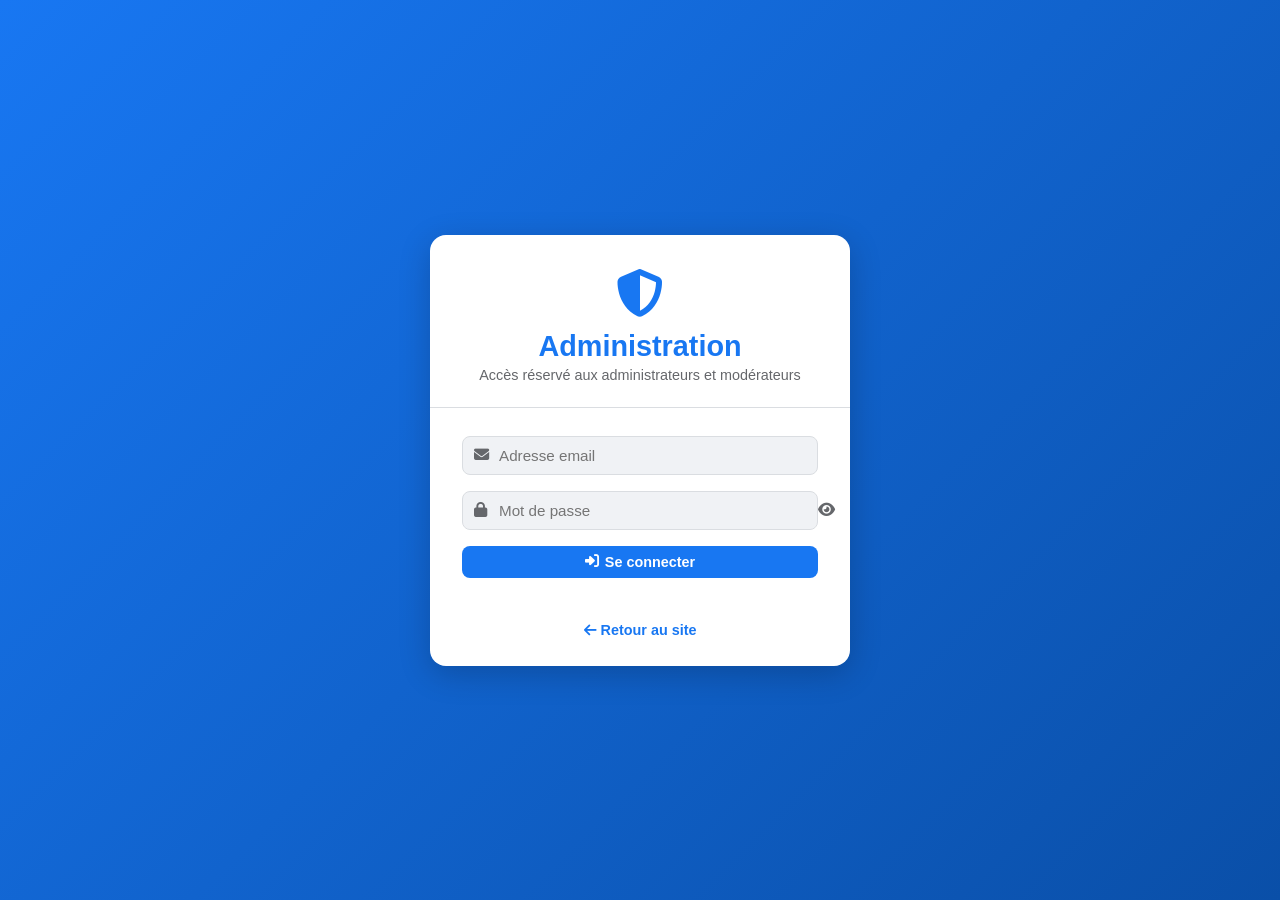
<file: reseau_social/vues/back-office/login.html>
<!DOCTYPE html>
<html lang="fr">
<head>
    <meta charset="UTF-8">
    <meta name="viewport" content="width=device-width, initial-scale=1.0">
    <title>Administration — MonRéseau</title>
    <link rel="stylesheet" href="../../assets/css/style.css">
    <link rel="stylesheet" href="../../assets/css/auth.css">
    <link rel="stylesheet" href="../../assets/css/admin.css">
    <link rel="stylesheet" href="https://cdnjs.cloudflare.com/ajax/libs/font-awesome/6.5.0/css/all.min.css">
</head>
<body>

<div id="auth-container">
    <div class="auth-box">
        <div class="auth-header">
            <div class="logo-icon"><i class="fa-solid fa-shield-halved"></i></div>
            <h1>Administration</h1>
            <p>Accès réservé aux administrateurs et modérateurs</p>
        </div>
        <div class="auth-body">
            <div id="auth-alert"></div>
            <div class="form-group input-icon">
                <i class="fa-solid fa-envelope"></i>
                <input type="email" id="admin-email" class="form-control" placeholder="Adresse email">
            </div>
            <div class="form-group input-icon">
                <i class="fa-solid fa-lock"></i>
                <input type="password" id="admin-mdp" class="form-control" placeholder="Mot de passe"
                       onkeypress="if(event.key==='Enter') handleAdminLogin()">
                <button class="toggle-password" onclick="toggleAdminPassword()">
                    <i class="fa-solid fa-eye" id="eye-icon"></i>
                </button>
            </div>
            <button id="btn-admin-login" class="btn btn-primary btn-full" onclick="handleAdminLogin()">
                <i class="fa-solid fa-right-to-bracket"></i> Se connecter
            </button>
        </div>
        <div class="auth-footer">
            <a href="../../index.html">
                <i class="fa-solid fa-arrow-left"></i> Retour au site
            </a>
        </div>
    </div>
</div>

<script src="../../assets/js/config.js"></script>
<script src="../../assets/js/utils.js"></script>
<script>
    // Redirige vers le dashboard si déjà connecté en admin
    if (Session.isLoggedIn()) {
        const user = Session.getUser();
        if (user && ['administrateur', 'moderateur'].includes(user.role)) {
            window.location.href = 'dashboard.html';
        }
    }

    async function handleAdminLogin() {
        const email = document.getElementById('admin-email').value.trim();
        const mdp   = document.getElementById('admin-mdp').value;
        const alert = document.getElementById('auth-alert');

        if (!email || !mdp) {
            alert.innerHTML = `<div class="auth-alert error"><i class="fa-solid fa-circle-xmark"></i> Tous les champs sont obligatoires.</div>`;
            return;
        }

        const btn = document.getElementById('btn-admin-login');
        btn.disabled   = true;
        btn.innerHTML  = '<i class="fa-solid fa-spinner fa-spin"></i> Connexion...';

        const res = await apiRequest('/auth/login.php', 'POST', { email, mot_de_passe: mdp });

        btn.disabled  = false;
        btn.innerHTML = '<i class="fa-solid fa-right-to-bracket"></i> Se connecter';

        if (!res.success) {
            alert.innerHTML = `<div class="auth-alert error"><i class="fa-solid fa-circle-xmark"></i> ${res.message}</div>`;
            return;
        }

        // Vérifie le rôle
        if (!['administrateur', 'moderateur'].includes(res.data.user.role)) {
            alert.innerHTML = `<div class="auth-alert error"><i class="fa-solid fa-circle-xmark"></i> Accès refusé. Droits insuffisants.</div>`;
            return;
        }

        Session.set(res.data.user, res.data.token);
        window.location.href = 'dashboard.html';
    }

    function toggleAdminPassword() {
        const input = document.getElementById('admin-mdp');
        const icon  = document.getElementById('eye-icon');
        if (input.type === 'password') {
            input.type = 'text';
            icon.classList.replace('fa-eye', 'fa-eye-slash');
        } else {
            input.type = 'password';
            icon.classList.replace('fa-eye-slash', 'fa-eye');
        }
    }
</script>
</body>
</html>
</file>
<file: reseau_social/assets/css/style.css>
/* ============================================================
   STYLE.CSS - Styles principaux du réseau social
   ============================================================ */

/* --- Variables CSS --- */
:root {
    --primary: #1877f2;
    --primary-dark: #166fe5;
    --primary-light: #e7f0fd;
    --secondary: #42b72a;
    --danger: #e74c3c;
    --warning: #f39c12;
    --bg: #f0f2f5;
    --white: #ffffff;
    --text: #1c1e21;
    --text-muted: #65676b;
    --border: #dadde1;
    --shadow: 0 1px 2px rgba(0,0,0,0.1);
    --shadow-md: 0 2px 8px rgba(0,0,0,0.15);
    --radius: 8px;
    --radius-lg: 12px;
    --navbar-h: 56px;
    --font: -apple-system, BlinkMacSystemFont, 'Segoe UI', Roboto, sans-serif;
}

/* --- Reset --- */
*, *::before, *::after { box-sizing: border-box; margin: 0; padding: 0; }
body { font-family: var(--font); background: var(--bg); color: var(--text); min-height: 100vh; }
#app { min-height: 100vh; width: 100%; }
#auth-container { width: 100%; min-height: 100vh; display: flex; align-items: center; justify-content: center; }
a { text-decoration: none; color: inherit; }
button { cursor: pointer; border: none; background: none; font-family: var(--font); }
img { max-width: 100%; }
input, textarea, select { font-family: var(--font); }

/* ============================================================
   LOADING SCREEN
============================================================ */
#loading-screen {
    position: fixed; inset: 0;
    background: var(--white);
    display: flex; align-items: center; justify-content: center;
    z-index: 9999;
}
.loader-container { text-align: center; }
.loader {
    width: 48px; height: 48px;
    border: 4px solid var(--border);
    border-top-color: var(--primary);
    border-radius: 50%;
    animation: spin 0.8s linear infinite;
    margin: 0 auto 12px;
}
@keyframes spin { to { transform: rotate(360deg); } }

/* ============================================================
   NAVBAR
============================================================ */
#navbar {
    position: fixed; top: 0; left: 0; right: 0;
    height: var(--navbar-h);
    background: var(--white);
    box-shadow: var(--shadow);
    display: grid;
    grid-template-columns: 1fr auto 1fr;
    align-items: center;
    padding: 0 16px;
    z-index: 1000;
}

.nav-left { display: flex; align-items: center; gap: 8px; min-width: 0; }
.nav-center { display: flex; align-items: center; gap: 4px; justify-self: center; }
.nav-right { display: flex; align-items: center; gap: 8px; justify-content: flex-end; position: relative; }

.logo {
    display: flex; align-items: center; gap: 6px;
    font-size: 1.5rem; font-weight: 700; color: var(--primary);
}
.logo i { font-size: 1.8rem; }

.search-bar {
    background: var(--bg);
    border-radius: 20px;
    padding: 8px 14px;
    display: flex; align-items: center; gap: 8px;
    max-width: 240px;
}
.search-bar i { color: var(--text-muted); }
.search-bar input {
    border: none; background: none; outline: none;
    font-size: 0.9rem; width: 180px;
}

.nav-btn {
    width: 48px; height: 48px;
    border-radius: var(--radius);
    display: flex; align-items: center; justify-content: center;
    position: relative;
    font-size: 1.2rem;
    color: var(--text-muted);
    transition: background 0.2s;
}
.nav-btn:hover { background: var(--bg); color: var(--primary); }
.nav-btn.active { color: var(--primary); }
.nav-btn .badge {
    position: absolute; top: 4px; right: 4px;
    background: var(--danger);
    color: white; font-size: 0.65rem; font-weight: 700;
    border-radius: 10px; padding: 2px 5px;
    min-width: 16px; text-align: center;
}

.user-menu {
    display: flex; align-items: center; gap: 8px;
    padding: 6px 10px; border-radius: var(--radius);
    cursor: pointer; font-weight: 600; font-size: 0.9rem;
    transition: background 0.2s;
}
.user-menu:hover { background: var(--bg); }
.nav-avatar { width: 36px; height: 36px; border-radius: 50%; object-fit: cover; }

.dropdown-menu {
    position: absolute; top: calc(100% + 8px); right: 0;
    background: var(--white);
    border-radius: var(--radius-lg);
    box-shadow: var(--shadow-md);
    border: 1px solid var(--border);
    min-width: 200px; padding: 8px;
    z-index: 999;
}
.dropdown-menu a {
    display: flex; align-items: center; gap: 10px;
    padding: 10px 12px; border-radius: var(--radius);
    font-size: 0.9rem; color: var(--text);
    transition: background 0.2s;
}
.dropdown-menu a:hover { background: var(--bg); }
.dropdown-menu hr { margin: 6px 0; border: none; border-top: 1px solid var(--border); }
.dropdown-menu .logout-btn { color: var(--danger); }

/* ============================================================
   PAGE CONTENT
============================================================ */
#page-content {
    margin-top: var(--navbar-h);
    min-height: calc(100vh - var(--navbar-h));
    padding: 16px;
}

/* ============================================================
   CARDS
============================================================ */
.card {
    background: var(--white);
    border-radius: var(--radius-lg);
    box-shadow: var(--shadow);
    border: 1px solid var(--border);
    margin-bottom: 16px;
    overflow: hidden;
}
.card-header {
    padding: 12px 16px;
    border-bottom: 1px solid var(--border);
    font-weight: 600;
}
.card-body { padding: 16px; }

/* ============================================================
   BOUTONS
============================================================ */
.btn {
    display: inline-flex; align-items: center; justify-content: center; gap: 6px;
    padding: 8px 16px;
    border-radius: var(--radius);
    font-size: 0.9rem; font-weight: 600;
    transition: all 0.2s;
    border: none; cursor: pointer;
}
.btn-primary { background: var(--primary); color: white; }
.btn-primary:hover { background: var(--primary-dark); }
.btn-secondary { background: var(--bg); color: var(--text); }
.btn-secondary:hover { background: var(--border); }
.btn-success { background: var(--secondary); color: white; }
.btn-danger { background: var(--danger); color: white; }
.btn-sm { padding: 6px 12px; font-size: 0.82rem; }
.btn-full { width: 100%; }
.btn:disabled { opacity: 0.6; cursor: not-allowed; }

/* ============================================================
   FORMULAIRES
============================================================ */
.form-group { margin-bottom: 16px; }
.form-group label { display: block; font-weight: 600; margin-bottom: 6px; font-size: 0.9rem; }
.form-control {
    width: 100%; padding: 10px 14px;
    border: 1px solid var(--border);
    border-radius: var(--radius);
    font-size: 0.95rem;
    outline: none;
    transition: border-color 0.2s;
}
.form-control:focus { border-color: var(--primary); box-shadow: 0 0 0 2px var(--primary-light); }
.form-error { color: var(--danger); font-size: 0.82rem; margin-top: 4px; }

/* ============================================================
   AVATAR
============================================================ */
.avatar {
    border-radius: 50%; object-fit: cover;
    flex-shrink: 0;
}
.avatar-sm { width: 32px; height: 32px; }
.avatar-md { width: 40px; height: 40px; }
.avatar-lg { width: 56px; height: 56px; }
.avatar-xl { width: 80px; height: 80px; }
.avatar-xxl { width: 120px; height: 120px; }

/* ============================================================
   TOAST NOTIFICATIONS
============================================================ */
.toast {
    position: fixed; bottom: 24px; left: 50%; transform: translateX(-50%) translateY(100px);
    background: var(--text); color: white;
    padding: 12px 20px; border-radius: 24px;
    display: flex; align-items: center; gap: 8px;
    font-size: 0.9rem; font-weight: 500;
    z-index: 9999;
    transition: transform 0.3s ease;
    box-shadow: var(--shadow-md);
}
.toast.show { transform: translateX(-50%) translateY(0); }
.toast-success { background: #2ecc71; }
.toast-error { background: var(--danger); }
.toast-warning { background: var(--warning); }
.toast-info { background: var(--primary); }

/* ============================================================
   NOTIFICATIONS PANEL
============================================================ */
#notifications-panel {
    position: fixed; top: calc(var(--navbar-h) + 8px); right: 16px;
    width: 360px; max-height: 500px;
    background: var(--white);
    border-radius: var(--radius-lg);
    box-shadow: var(--shadow-md);
    border: 1px solid var(--border);
    overflow-y: auto;
    z-index: 999;
}
.notif-header {
    display: flex; align-items: center; justify-content: space-between;
    padding: 14px 16px;
    border-bottom: 1px solid var(--border);
    position: sticky; top: 0; background: var(--white);
}
.notif-header h3 { font-size: 1.1rem; }
.notif-header button { font-size: 0.82rem; color: var(--primary); font-weight: 600; }
.notif-item {
    display: flex; align-items: flex-start; gap: 10px;
    padding: 12px 16px;
    border-bottom: 1px solid var(--border);
    transition: background 0.2s;
    cursor: pointer;
}
.notif-item:hover { background: var(--bg); }
.notif-item.unread { background: var(--primary-light); }
.notif-item p { font-size: 0.88rem; line-height: 1.4; }
.notif-item span { font-size: 0.78rem; color: var(--text-muted); }

/* ============================================================
   LAYOUT GRILLE (Feed)
============================================================ */
.feed-layout {
    max-width: 1100px; margin: 0 auto;
    display: grid;
    grid-template-columns: 280px 1fr 280px;
    gap: 16px;
}
.feed-sidebar-left, .feed-sidebar-right { position: sticky; top: calc(var(--navbar-h) + 16px); }

@media (max-width: 1024px) {
    .feed-layout { grid-template-columns: 1fr; }
    .feed-sidebar-left, .feed-sidebar-right { display: none; }
}

/* ============================================================
   RESPONSIVE
============================================================ */
@media (max-width: 768px) {
    .logo span { display: none; }
    .search-bar { display: none; }
    #page-content { padding: 8px; }
}
</file>
<file: reseau_social/assets/css/auth.css>
/* ============================================================
   AUTH.CSS — Styles de la page d'authentification
   ============================================================ */

html, body {
    margin: 0;
    padding: 0;
    width: 100%;
    height: 100%;
}

#app {
    width: 100%;
    height: 100%;
}

#auth-container {
    position: fixed;
    top: 0;
    left: 0;
    width: 100%;
    height: 100%;
    display: flex;
    align-items: center;
    justify-content: center;
    background: linear-gradient(135deg, #1877f2 0%, #0a4fa8 100%);
    padding: 20px;
    box-sizing: border-box;
    z-index: 9999;
}

.auth-box {
    background: #ffffff;
    border-radius: 16px;
    box-shadow: 0 8px 32px rgba(0,0,0,0.2);
    width: 100%;
    max-width: 420px;
    overflow: hidden;
    animation: slideUp 0.3s ease;
}

/* Logo / en-tête */
.auth-header {
    text-align: center;
    padding: 32px 32px 24px;
    border-bottom: 1px solid #dadde1;
}
.auth-header .logo-icon {
    font-size: 3rem;
    color: #1877f2;
    margin-bottom: 8px;
}
.auth-header h1 {
    font-size: 1.8rem;
    font-weight: 700;
    color: #1877f2;
    margin-bottom: 4px;
}
.auth-header p {
    color: #65676b;
    font-size: 0.9rem;
}

/* Corps du formulaire */
.auth-body { padding: 28px 32px; }

.auth-body .form-control {
    background: #f0f2f5;
    border: 1.5px solid #dadde1;
}
.auth-body .form-control:focus {
    background: #ffffff;
    border-color: #1877f2;
}

/* Lien mot de passe oublié */
.forgot-link {
    display: block;
    text-align: right;
    font-size: 0.85rem;
    color: #1877f2;
    margin-top: -8px;
    margin-bottom: 16px;
    font-weight: 500;
    cursor: pointer;
}
.forgot-link:hover { text-decoration: underline; }

/* Séparateur */
.auth-divider {
    display: flex;
    align-items: center;
    gap: 12px;
    margin: 20px 0;
    color: #65676b;
    font-size: 0.85rem;
}
.auth-divider::before,
.auth-divider::after {
    content: '';
    flex: 1;
    height: 1px;
    background: #dadde1;
}

/* Pied du formulaire */
.auth-footer {
    text-align: center;
    padding: 16px 32px 28px;
    font-size: 0.9rem;
    color: #65676b;
}
.auth-footer a {
    color: #1877f2;
    font-weight: 600;
    cursor: pointer;
}
.auth-footer a:hover { text-decoration: underline; }

/* Messages d'alerte */
.auth-alert {
    padding: 12px 16px;
    border-radius: 8px;
    margin-bottom: 16px;
    font-size: 0.88rem;
    font-weight: 500;
    display: flex;
    align-items: center;
    gap: 8px;
}
.auth-alert.error   { background: #fdecea; color: #e74c3c; border: 1px solid #f5c6c4; }
.auth-alert.success { background: #eafaf1; color: #27ae60; border: 1px solid #a9dfbf; }
.auth-alert.info    { background: #e7f0fd; color: #1877f2; border: 1px solid #b3d0f7; }

/* Input avec icône */
.input-icon { position: relative; }
.input-icon i {
    position: absolute;
    left: 12px;
    top: 50%;
    transform: translateY(-50%);
    color: #65676b;
    font-size: 0.95rem;
}
.input-icon .form-control { padding-left: 36px; }

/* Toggle visibilité mot de passe */
.toggle-password {
    position: absolute;
    right: 12px;
    top: 50%;
    transform: translateY(-50%);
    color: #65676b;
    cursor: pointer;
    font-size: 0.95rem;
    background: none;
    border: none;
    padding: 0;
}
.toggle-password:hover { color: #1877f2; }

/* Animation */
@keyframes slideUp {
    from { opacity: 0; transform: translateY(20px); }
    to   { opacity: 1; transform: translateY(0); }
}

/* Responsive */
@media (max-width: 480px) {
    .auth-body, .auth-footer { padding-left: 20px; padding-right: 20px; }
    .auth-header { padding-left: 20px; padding-right: 20px; }
}
</file>
<file: reseau_social/assets/css/admin.css>
/* ============================================================
   ADMIN.CSS — Styles du back-office
   ============================================================ */

.admin-body { background: #f0f2f5; margin: 0; }

/* ============================================================
   LAYOUT
============================================================ */
.admin-layout {
    display: grid;
    grid-template-columns: 240px 1fr;
    min-height: 100vh;
}

/* ============================================================
   SIDEBAR
============================================================ */
.admin-sidebar {
    background: #1c1e21;
    color: white;
    display: flex;
    flex-direction: column;
    position: fixed;
    top: 0; left: 0;
    width: 240px;
    height: 100vh;
    z-index: 100;
}

.admin-logo {
    display: flex;
    align-items: center;
    gap: 10px;
    padding: 20px 16px;
    border-bottom: 1px solid #3a3b3c;
    font-size: 1.1rem;
    font-weight: 700;
    color: var(--primary);
}
.admin-logo i    { font-size: 1.4rem; }
.admin-logo span { flex: 1; }
.admin-logo small {
    background: var(--primary);
    color: white;
    font-size: 0.65rem;
    padding: 2px 6px;
    border-radius: 4px;
    font-weight: 600;
}

.admin-nav {
    flex: 1;
    padding: 12px 8px;
    display: flex;
    flex-direction: column;
    gap: 4px;
}

.admin-nav-item {
    display: flex;
    align-items: center;
    gap: 10px;
    padding: 10px 12px;
    border-radius: var(--radius);
    color: #b0b3b8;
    font-size: 0.9rem;
    transition: all 0.2s;
    text-decoration: none;
}
.admin-nav-item:hover  { background: #3a3b3c; color: white; }
.admin-nav-item.active { background: var(--primary); color: white; }
.admin-nav-item i      { width: 18px; text-align: center; }

.admin-sidebar-footer {
    display: flex;
    align-items: center;
    gap: 10px;
    padding: 16px;
    border-top: 1px solid #3a3b3c;
}
.admin-sidebar-footer strong { display: block; font-size: 0.88rem; color: white; }
.admin-sidebar-footer small  { font-size: 0.75rem; color: #b0b3b8; }
.admin-sidebar-footer button {
    margin-left: auto;
    color: #b0b3b8;
    font-size: 1rem;
    transition: color 0.2s;
}
.admin-sidebar-footer button:hover { color: var(--danger); }

/* ============================================================
   MAIN CONTENT
============================================================ */
.admin-main {
    margin-left: 240px;
    padding: 24px;
    min-height: 100vh;
}

.admin-topbar {
    display: flex;
    align-items: center;
    justify-content: space-between;
    margin-bottom: 24px;
}
.admin-topbar h1      { font-size: 1.5rem; }
.admin-topbar-right   { color: var(--text-muted); font-size: 0.88rem; text-transform: capitalize; }

/* Sections */
.admin-section { display: none; }
.admin-section.active { display: block; }

/* ============================================================
   STATS GRID
============================================================ */
.stats-grid {
    display: grid;
    grid-template-columns: repeat(auto-fill, minmax(180px, 1fr));
    gap: 16px;
    margin-bottom: 24px;
}

.stat-card {
    background: var(--white);
    border-radius: var(--radius-lg);
    border: 1px solid var(--border);
    padding: 20px;
    display: flex;
    align-items: center;
    gap: 16px;
    box-shadow: var(--shadow);
}

.stat-icon {
    width: 48px; height: 48px;
    border-radius: var(--radius);
    display: flex; align-items: center; justify-content: center;
    font-size: 1.2rem;
    flex-shrink: 0;
}

.stat-info strong {
    display: block;
    font-size: 1.4rem;
    font-weight: 700;
    line-height: 1.2;
}
.stat-info span  { font-size: 0.82rem; color: var(--text-muted); }
.stat-info small { display: block; font-size: 0.75rem; color: var(--secondary); margin-top: 2px; }

/* Grille 2 colonnes */
.admin-grid-2 {
    display: grid;
    grid-template-columns: 1fr 1fr;
    gap: 16px;
    margin-bottom: 24px;
}

/* ============================================================
   GRAPHIQUE EN BARRES (HTML/CSS)
============================================================ */
.bar-chart {
    display: flex;
    align-items: flex-end;
    gap: 8px;
    height: 150px;
    padding-top: 16px;
}

.bar-item {
    flex: 1;
    display: flex;
    flex-direction: column;
    align-items: center;
    height: 100%;
    justify-content: flex-end;
    gap: 4px;
}

.bar-fill {
    width: 100%;
    background: var(--primary);
    border-radius: 4px 4px 0 0;
    min-height: 4px;
    display: flex;
    align-items: flex-start;
    justify-content: center;
    padding-top: 4px;
    transition: height 0.3s ease;
    position: relative;
}

.bar-value {
    font-size: 0.72rem;
    font-weight: 700;
    color: white;
}

.bar-label {
    font-size: 0.72rem;
    color: var(--text-muted);
    white-space: nowrap;
}

/* ============================================================
   TOP USERS
============================================================ */
.top-user-item {
    display: flex;
    align-items: center;
    gap: 10px;
    padding: 8px 0;
    border-bottom: 1px solid var(--border);
    font-size: 0.88rem;
}
.top-user-item:last-child { border-bottom: none; }
.top-rank {
    font-weight: 700;
    color: var(--primary);
    width: 24px;
    text-align: center;
}

/* ============================================================
   TABLEAU
============================================================ */
.admin-table-wrap { overflow-x: auto; }

.admin-table {
    width: 100%;
    border-collapse: collapse;
    font-size: 0.88rem;
}
.admin-table th {
    text-align: left;
    padding: 12px 16px;
    background: var(--bg);
    color: var(--text-muted);
    font-weight: 600;
    font-size: 0.8rem;
    text-transform: uppercase;
    letter-spacing: 0.5px;
    border-bottom: 2px solid var(--border);
}
.admin-table td {
    padding: 12px 16px;
    border-bottom: 1px solid var(--border);
    vertical-align: middle;
}
.admin-table tr:hover td { background: var(--bg); }
.row-deleted td { opacity: 0.5; }

.post-preview {
    display: block;
    max-width: 250px;
    overflow: hidden;
    text-overflow: ellipsis;
    white-space: nowrap;
    color: var(--text-muted);
}

/* ============================================================
   BADGES
============================================================ */
.role-badge {
    display: inline-block;
    padding: 3px 10px;
    border-radius: 12px;
    font-size: 0.75rem;
    font-weight: 600;
}
.role-client        { background: #e8f5e9; color: #2e7d32; }
.role-moderateur    { background: #fff3e0; color: #e65100; }
.role-administrateur{ background: #e3f2fd; color: #0d47a1; }

.status-badge {
    display: inline-block;
    padding: 3px 10px;
    border-radius: 12px;
    font-size: 0.75rem;
    font-weight: 600;
}
.status-active   { background: #e8f5e9; color: #2e7d32; }
.status-inactive { background: #ffebee; color: #c62828; }

/* ============================================================
   BOUTONS D'ACTION
============================================================ */
.action-btns {
    display: flex;
    align-items: center;
    gap: 6px;
    flex-wrap: wrap;
}

.btn-icon {
    width: 32px; height: 32px;
    border-radius: var(--radius);
    display: flex; align-items: center; justify-content: center;
    font-size: 0.82rem;
    transition: all 0.2s;
    border: none; cursor: pointer;
}
.btn-warning { background: #fff3e0; color: #e65100; }
.btn-warning:hover { background: #ffe0b2; }
.btn-danger  { background: #ffebee; color: var(--danger); }
.btn-danger:hover  { background: #ffcdd2; }
.btn-success { background: #e8f5e9; color: #2e7d32; }
.btn-success:hover { background: #c8e6c9; }

.role-select {
    border: 1px solid var(--border);
    border-radius: var(--radius);
    padding: 4px 8px;
    font-size: 0.82rem;
    outline: none;
    cursor: pointer;
}

/* ============================================================
   PAGINATION
============================================================ */
.admin-pagination { padding: 16px; }
.pagination {
    display: flex;
    align-items: center;
    justify-content: center;
    gap: 16px;
    font-size: 0.88rem;
    color: var(--text-muted);
}

/* ============================================================
   SECTION HEADER
============================================================ */
.admin-section-header {
    display: flex;
    align-items: center;
    justify-content: space-between;
    margin-bottom: 16px;
    flex-wrap: wrap;
    gap: 12px;
}

.admin-search {
    display: flex;
    align-items: center;
    gap: 8px;
    background: var(--white);
    border: 1px solid var(--border);
    border-radius: 20px;
    padding: 8px 16px;
    box-shadow: var(--shadow);
}
.admin-search i { color: var(--text-muted); }
.admin-search input {
    border: none; outline: none;
    font-size: 0.9rem; width: 240px;
}

/* ============================================================
   RESPONSIVE
============================================================ */
@media (max-width: 1024px) {
    .admin-grid-2 { grid-template-columns: 1fr; }
}
@media (max-width: 768px) {
    .admin-layout { grid-template-columns: 1fr; }
    .admin-sidebar { transform: translateX(-100%); }
    .admin-main { margin-left: 0; }
}
</file>
